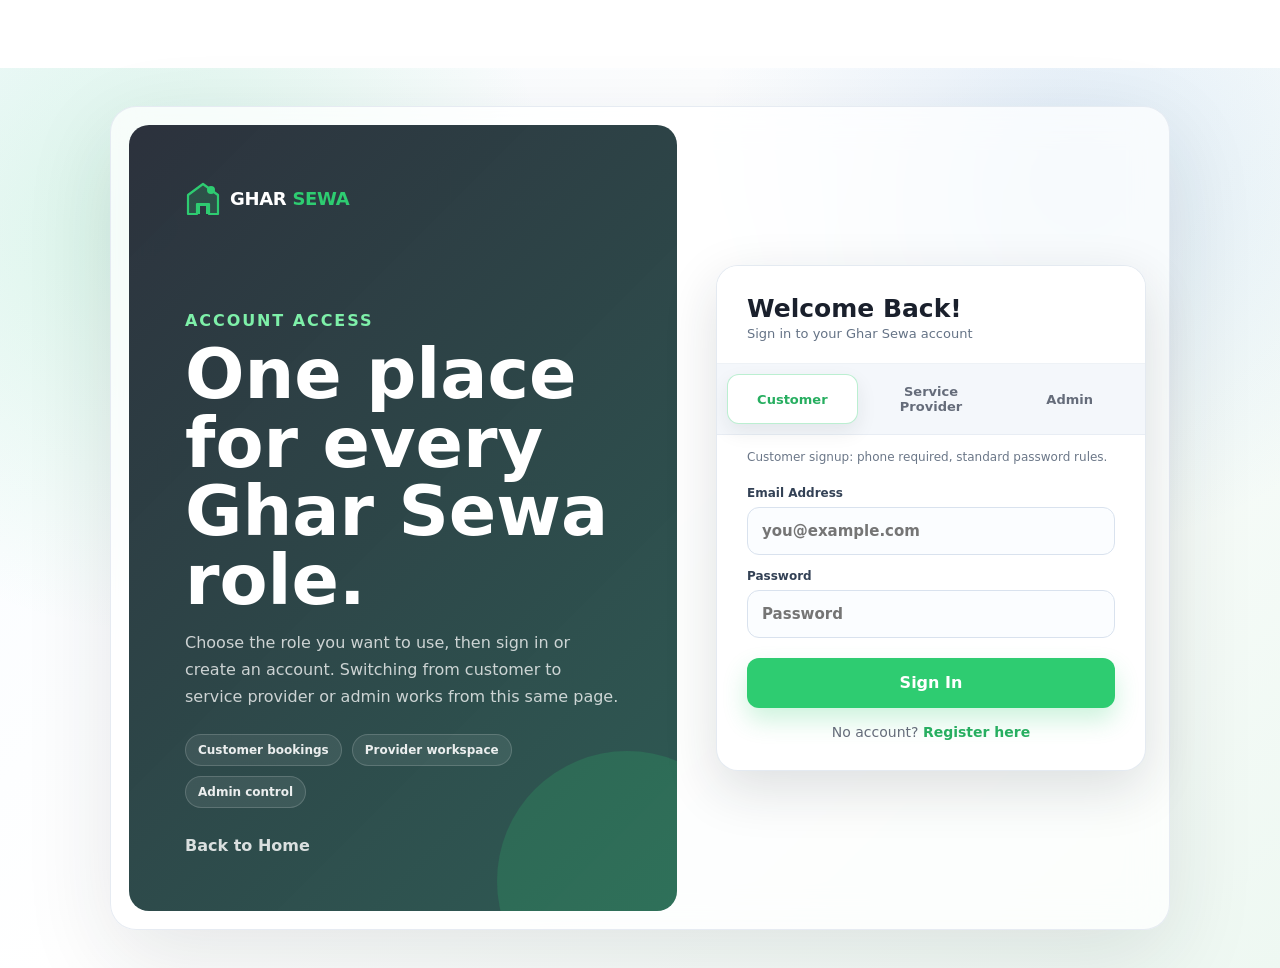
<file: Frontend/index.html>
<!DOCTYPE html>
<html lang="en">

<head>
  <meta charset="UTF-8" />
  <meta name="viewport" content="width=device-width, initial-scale=1.0" />
  <title>Ghar Sewa - Get Your Own HandyMan</title>
  <link rel="stylesheet" href="style.css?v=20260528-ui4" />
  <script src="script.js?v=20260528-v17" defer></script>
</head>
<body>
  <nav id="mainNav">
    <a class="logo" href="index.html">
      <svg class="logo-icon" viewBox="0 0 36 36" fill="none">
        <path d="M18 3L3 14v19h9V23h12v10h9V14L18 3z" fill="#2ECC71" opacity="0.18" />
        <path d="M18 3L3 14v19h9V23h12v10h9V14L18 3z" fill="none" stroke="#2ECC71" stroke-width="2.2"
          stroke-linejoin="round" />
        <path d="M14 33V24h8v9" fill="none" stroke="#2ECC71" stroke-width="2" />
        <circle cx="26" cy="9" r="4" fill="#2ECC71" />
      </svg>
      <span class="logo-text">GHAR <span>SEWA</span></span>
    </a>
    <ul class="nav-links">
      <li><a href="index.html" class="active">Home</a></li>
      <li><a href="search.html">Services</a></li>
      <li><a href="features.html">Workspace</a></li>
      <li><a href="notifications.html">Notifications</a></li> 
      <li><a href="messages.html">Messages</a></li>
      <li><a href="reviews.html">Reviews</a></li>
      <li><a href="profile.html">Profile</a></li>
    </ul>
    <div class="nav-right">
      <button class="bell-btn" onclick="location.href='notifications.html'" aria-label="Notifications"><span class="bell-icon" aria-hidden="true"></span><span class="notification-dot" aria-hidden="true"></span></button>
      <a class="avatar" href="profile.html" title="Profile">U</a>
    </div>
  </nav>

  <section class="hero" id="home">
    <div class="blob-tr"></div>
    <div class="blob-bl"></div>

    <div class="hero-content">
      <p class="hero-sub">Get your own</p>
      <h1 class="hero-title">Handy Man</h1>
      <p class="hero-desc">Your comfort is our job and responsibility. Find trusted local workers, request service,
        chat, and track updates from one simple web application.</p>
      <div class="hero-actions">
        <a class="btn-get" href="search.html" data-role-allow="customer,provider,admin">Get Now!</a>
        <a class="text-link" href="features.html">Open Workspace</a>
      </div>
    </div>

    <div class="hero-illus">
      <svg viewBox="0 0 620 400" fill="none" xmlns="http://www.w3.org/2000/svg">
        <rect x="40" y="30" width="540" height="320" rx="20" fill="white" opacity="0.62" />
        <rect x="40" y="270" width="540" height="80" fill="#C9DFF5" opacity="0.4" />
        <rect x="80" y="210" width="100" height="120" rx="10" fill="#E3EEF9" stroke="#B8D4EC" stroke-width="2" />
        <circle cx="130" cy="260" r="32" fill="white" stroke="#9ABFDA" stroke-width="3" />
        <circle cx="130" cy="260" r="20" fill="#D6E8FA" />
        <rect x="200" y="240" width="165" height="90" rx="8" fill="#B8D4EC" />
        <rect x="214" y="225" width="136" height="20" rx="6" fill="#8AAFC8" />
        <rect x="110" y="222" width="54" height="72" rx="12" fill="#4A90D9" />
        <circle cx="137" cy="208" r="20" fill="#FDBCB4" />
        <path d="M118 202 Q137 188 156 202" fill="#3D2B1F" />
        <rect x="82" y="244" width="38" height="13" rx="7" fill="#4A90D9" />
        <rect x="54" y="243" width="31" height="7" rx="4" fill="#888" />
        <rect x="265" y="198" width="52" height="88" rx="12" fill="#E8834A" />
        <circle cx="291" cy="184" r="20" fill="#FDBCB4" />
        <ellipse cx="291" cy="171" rx="24" ry="10" fill="#F5A623" />
        <rect x="323" y="132" width="16" height="145" rx="8" fill="#9ABFDA" />
        <rect x="426" y="198" width="50" height="70" rx="12" fill="#F5A623" />
        <circle cx="451" cy="185" r="20" fill="#FDBCB4" />
        <path d="M432 178 Q451 160 470 178 L470 197 Q451 205 432 197Z" fill="#8B5A2B" />
        <rect x="474" y="210" width="31" height="13" rx="7" fill="#F5A623" />
        <rect x="499" y="198" width="18" height="31" rx="4" fill="#1A202C" />
        <rect x="382" y="296" width="64" height="34" rx="8" fill="#E67E22" />
        <rect x="382" y="286" width="64" height="15" rx="5" fill="#D35400" />
        <ellipse cx="310" cy="337" rx="260" ry="8" fill="rgba(0,0,0,0.06)" />
      </svg>
    </div>
  </section>



  <section class="showcase">
    <div class="showcase-inner">
      <div class="showcase-header">
        <p class="section-eyebrow">Why choose Ghar Sewa</p>
        <h2>Trusted local help — fast and simple</h2>
        <p class="section-copy">Verified professionals, transparent pricing, and an easy booking flow to get your work
          done without the hassle.</p>
      </div>

      <div class="showcase-grid">
        <div class="feature-card">
          <div class="fc-icon">👷</div>
          <h3>Verified Pros</h3>
          <p>Background-checked service providers with real reviews and reliable availability.</p>
        </div>

        <div class="feature-card">
          <div class="fc-icon">⚡</div>
          <h3>Easy Booking</h3>
          <p>Request a service in a few taps, chat with the provider, and schedule the time that suits you.</p>
        </div>

        <div class="feature-card">
          <div class="fc-icon">🔒</div>
          <h3>Secure & Clear</h3>
          <p>Transparent pricing, secure workflows, and support when you need it.</p>
        </div>
      </div>

      <div class="showcase-cta">
        <a class="btn-get" href="search.html">Find a Provider</a>
        <a class="text-link" href="features.html">Explore Workspace</a>
      </div>
    </div>
  </section>

  <footer>
    <div class="footer-grid">
      <div class="footer-brand fcol">
        <span class="logo-text" style="font-size:19px">GHAR <span>SEWA</span></span>
        <p>Nepal's trusted platform connecting skilled home service workers with households across the country.</p>
      </div>
    </div>
    <div class="footer-bottom">
      <span>Copyright 2026 Ghar Sewa.</span>
      <span>5th Semester Web Development Project</span>
    </div>
  </footer>
</body>
</html>
</file>
<file: Frontend/style.css>
*, *::before, *::after { margin:0; padding:0; box-sizing:border-box; }

:root {
  --green:      #2ECC71;
  --green-dk:   #27AE60;
  --green-lt:   #E8F8F0;
  --blue-bg:    #EAF2FB;
  --blue-blob:  #D6E8FA;
  --orange:     #F39C12;
  --white:      #FFFFFF;
  --gray-lt:    #F4F6F9;
  --gray-bd:    #E2E8F0;
  --gray-text:  #656c7a;
  --dark:       #1A202C;
  --nav-h:      68px;
  --font-main:  system-ui, -apple-system, "Segoe UI", Arial, sans-serif;
}

html { scroll-behavior: smooth; }
body { font-family: var(--font-main); background: var(--white); color: var(--dark); overflow-x: hidden; }

#search-page,
section[id] {
  scroll-margin-top: calc(var(--nav-h) + 18px);
}

/* ===== NAV ===== */
nav {
  position: fixed; top:0; left:0; right:0; z-index:100;
  height: var(--nav-h);
  background: rgba(255,255,255,0.96);
  backdrop-filter: blur(12px);
  display: flex; align-items: center; justify-content: space-between;
  padding: 0 60px;
  border-bottom: 1px solid var(--gray-bd);
}

.logo {
  display: flex; align-items: center; gap: 8px;
  text-decoration: none;
}
.logo-icon { width: 36px; height: 36px; }
.logo-text { font-size: 18px; font-weight: 900; letter-spacing: -0.3px; }
.logo-text span { color: var(--green); }

.nav-links {
  display: flex; gap: 36px; list-style: none;
}
.nav-links a {
  text-decoration: none; font-size: 15px; font-weight: 600;
  color: var(--gray-text); transition: color 0.2s;
}
.nav-links a:hover, .nav-links a.active { color: var(--dark); }

.nav-right { display: flex; align-items: center; gap: 12px; }
.bell-btn {
  position: relative;
  width: 40px;
  height: 40px;
  border-radius: 50%;
  border: 1px solid #e5edf6;
  background: #ffffff;
  display: flex;
  align-items: center;
  justify-content: center;
  cursor: pointer;
  box-shadow: 0 8px 20px rgba(26, 32, 44, 0.06);
  transition: transform .18s, border-color .18s, box-shadow .18s, background .18s;
}
.bell-btn:hover {
  border-color: rgba(46, 204, 113, 0.42);
  background: #f7fff9;
  box-shadow: 0 10px 24px rgba(46, 204, 113, 0.14);
  transform: translateY(-1px);
}
.bell-icon {
  position: relative;
  width: 16px;
  height: 18px;
  border: 2px solid #334155;
  border-bottom: 0;
  border-radius: 10px 10px 4px 4px;
}
.bell-icon::before {
  content: "";
  position: absolute;
  left: 50%;
  top: -5px;
  width: 6px;
  height: 5px;
  border: 2px solid #334155;
  border-bottom: 0;
  border-radius: 6px 6px 0 0;
  transform: translateX(-50%);
}
.bell-icon::after {
  content: "";
  position: absolute;
  left: 50%;
  bottom: -6px;
  width: 6px;
  height: 6px;
  border-radius: 50%;
  background: #334155;
  transform: translateX(-50%);
}
.notification-dot {
  position: absolute;
  top: 8px;
  right: 9px;
  width: 8px;
  height: 8px;
  border-radius: 50%;
  background: var(--orange);
  border: 2px solid #ffffff;
}
.logout-btn {
  border: 1px solid var(--gray-bd);
  background: #fff;
  color: var(--dark);
  border-radius: 999px;
  padding: 8px 14px;
  font-family: var(--font-main);
  font-size: 13px;
  font-weight: 800;
  cursor: pointer;
  display: none;
}
.logout-btn:hover {
  border-color: var(--green);
  color: var(--green-dk);
}
.login-btn {
  border: 1px solid var(--green);
  background: var(--green);
  color: #fff;
  border-radius: 999px;
  padding: 8px 14px;
  font-family: var(--font-main);
  font-size: 13px;
  font-weight: 800;
  cursor: pointer;
  display: inline-flex;
  align-items: center;
  text-decoration: none;
}
.login-btn:hover {
  background: var(--green-dk);
  border-color: var(--green-dk);
}
.avatar {
  width: 36px; height: 36px; border-radius: 50%;
  background: linear-gradient(135deg, #6366f1, #8b5cf6);
  display: flex; align-items: center; justify-content: center;
  color: white; font-size: 16px; cursor: pointer;
  border: 2px solid white; box-shadow: 0 2px 8px rgba(99,102,241,0.35);
  background-size: cover;
  background-position: center;
  overflow: hidden;
}

/* ===== HERO ===== */
.hero {
  margin-top: var(--nav-h);
  min-height: calc(100vh - var(--nav-h));
  background: var(--blue-bg);
  position: relative; overflow: hidden;
  display: flex; align-items: center;
  padding: 0 60px;
}

/* Large organic blob top-right */
.blob-tr {
  position: absolute; top: -80px; right: -120px;
  width: 65%; height: 120%;
  background: var(--blue-blob);
  border-radius: 60% 40% 55% 45% / 45% 55% 40% 60%;
  z-index: 0;
}
/* Small blob bottom-left */
.blob-bl {
  position: absolute; bottom: -60px; left: -60px;
  width: 30%; height: 50%;
  background: rgba(255,255,255,0.45);
  border-radius: 50% 50% 40% 60%;
  z-index: 0;
}

.hero-content {
  position: relative; z-index: 2; max-width: 460px;
}
.hero-sub { font-size: 22px; font-weight: 600; color: var(--gray-text); margin-bottom: 2px; }
.hero-title {
  font-size: clamp(52px, 7vw, 78px);
  font-weight: 900; color: var(--green); line-height: 1.02;
  margin-bottom: 12px;
}
.hero-desc { font-size: 16px; color: var(--gray-text); margin-bottom: 34px; }

.btn-get {
  display: inline-flex; align-items: center; gap: 8px;
  background: var(--green); color: white;
  padding: 14px 38px; border-radius: 9px;
  font-size: 16px; font-weight: 800;
  border: none; cursor: pointer; text-decoration: none;
  box-shadow: 0 6px 20px rgba(46,204,113,0.38);
  transition: all 0.25s;
}
.btn-get:hover { background: var(--green-dk); transform: translateY(-2px); }

.app-page {
  margin-top: var(--nav-h);
  min-height: calc(100vh - var(--nav-h));
  background: linear-gradient(180deg, #f8fbff 0%, #ffffff 100%);
  padding: 28px 60px 60px;
}

.features-page .section-header {
  max-width: 980px;
}

.features-grid {
  display: grid;
  grid-template-columns: repeat(2, minmax(0, 1fr));
  gap: 18px;
}

.feature-panel {
  display: grid;
  gap: 12px;
}

.feature-form-grid {
  display: grid;
  gap: 10px;
}

.feature-form-grid.two-col {
  grid-template-columns: 1fr 1fr;
}

.wide-feature-panel {
  grid-column: 1 / -1;
}

.messages-composer {
  display: grid;
  grid-template-columns: 1fr auto;
  gap: 10px;
  margin-top: 8px;
}

.app-page .section-header {
  margin-bottom: 18px;
}

.page-card {
  border: 1px solid #dfe8f2;
  border-radius: 18px;
  background: #fff;
  box-shadow: 0 12px 28px rgba(26, 32, 44, 0.06);
  padding: 18px;
}

.page-stack {
  display: grid;
  gap: 18px;
}

.page-note {
  color: #5f6d7c;
  font-size: 14px;
  line-height: 1.7;
  margin-bottom: 6px;
}

.role-feature-list {
  margin: 10px 0 0 18px;
  color: #334155;
  line-height: 1.7;
  font-size: 14px;
}

.role-feature-list li {
  margin-bottom: 6px;
}

/* Illustration */
.hero-illus {
  position: absolute; right: 0; top: 50%; transform: translateY(-50%);
  width: 58%; max-width: 700px; z-index: 2;
  padding: 40px 40px 40px 20px;
  display: flex; align-items: center; justify-content: center;
}
.hero-illus svg { width: 100%; height: auto; }

/* ===== SHOWCASE / FEATURES (Minimalist) ===== */
.showcase { padding: 40px 60px; background: #ffffff; }
.showcase-inner { max-width: 1100px; margin: 0 auto; }
.showcase-header { text-align: left; max-width: 780px; margin-bottom: 18px; }
.showcase-header .section-eyebrow { color: var(--green); font-weight: 700; margin-bottom: 6px; letter-spacing: .06em; }
.showcase-header h2 { font-size: 28px; margin-bottom: 6px; color: var(--dark); font-weight:800; }
.showcase-header .section-copy { color: var(--gray-text); font-size: 14px; margin-bottom: 8px; }

.showcase-grid { display: grid; grid-template-columns: repeat(3, 1fr); gap: 14px; margin-top: 8px; }
.feature-card { background: transparent; border: 1px solid #eee; border-radius: 10px; padding: 18px; box-shadow: none; transition: border-color .18s, transform .16s; }
.feature-card:hover { border-color: var(--green); transform: translateY(-4px); }
.fc-icon { width: 48px; height: 48px; border-radius: 50%; background: transparent; border: 1px solid #f0f2f4; display: flex; align-items: center; justify-content: center; font-size: 20px; color: var(--green); margin-bottom: 10px; }
.feature-card h3 { margin: 0 0 6px 0; font-size: 16px; color: var(--dark); font-weight:700; }
.feature-card p { color: var(--gray-text); font-size: 13px; line-height: 1.6; margin: 0; }

.showcase-cta { margin-top: 18px; display: flex; gap: 12px; align-items: center; }

@media (max-width: 900px) {
  .showcase-grid { grid-template-columns: 1fr; }
  .showcase { padding: 24px 18px; }
  .showcase-header h2 { font-size: 22px; }
}

/* ===== SEARCH PAGE ===== */
#search-page { background: var(--white); }

.search-bar-section {
  background: var(--white);
  border-bottom: 1px solid var(--gray-bd);
  padding: 0 60px;
}

.search-nav {
  height: var(--nav-h);
  display: flex; align-items: center; justify-content: space-between;
}

.search-bar-wrap {
  display: flex; gap: 12px; padding: 14px 0;
}
.search-input-box {
  flex: 1; display: flex; align-items: center; gap: 10px;
  border: 1.5px solid var(--gray-bd);
  border-radius: 10px; padding: 12px 18px; background: var(--white);
  transition: border-color 0.2s; box-shadow: 0 1px 4px rgba(0,0,0,0.05);
}
.search-input-box:focus-within { border-color: var(--green); }
.search-input-box input {
  flex: 1; border: none; outline: none;
  font-family: var(--font-main); font-size: 15px; color: var(--dark);
}
.search-input-box input::placeholder { color: #bbb; }
.search-icon-btn {
  font-size: 18px; cursor: pointer; color: var(--gray-text);
  transition: color 0.2s; background: none; border: none;
}
.search-icon-btn:hover { color: var(--green); }

.location-btn {
  display: flex; align-items: center; gap: 10px;
  background: var(--orange); color: white;
  border: none; cursor: pointer;
  padding: 12px 22px; border-radius: 10px;
  font-family: var(--font-main); font-size: 14px; font-weight: 700;
  transition: background 0.2s; white-space: nowrap;
}
.location-btn:hover { background: #e67e22; }

/* ===== MAIN LAYOUT ===== */
.main-content {
  display: flex; padding: 0 60px 60px;
}

/* Sidebar */
.sidebar {
  width: 210px; flex-shrink: 0;
  padding: 24px 16px 24px 0;
  border-right: 1px solid var(--gray-bd);
}
.sidebar-title { font-size: 15px; font-weight: 800; margin-bottom: 22px; }

.filter-group { margin-bottom: 26px; }
.filter-heading {
  display: flex; align-items: center; justify-content: space-between;
  font-size: 14px; font-weight: 800; margin-bottom: 12px;
  cursor: pointer; color: var(--dark);
}
.filter-heading .arrow { font-size: 13px; color: var(--green); font-weight: 900; }

.filter-list { list-style: none; }
.filter-list li {
  padding: 5px 6px; font-size: 14px; font-weight: 600;
  color: var(--gray-text); cursor: pointer;
  border-radius: 6px; display: flex; align-items: center; gap: 8px;
  transition: all 0.15s;
}
.filter-list li:hover { color: var(--green); background: var(--green-lt); }
.filter-list li.active { color: var(--green); background: var(--green-lt); }
.filter-dot {
  width: 6px; height: 6px; border-radius: 50%;
  background: var(--gray-bd); flex-shrink: 0;
}
.filter-list li.active .filter-dot { background: var(--green); }

/* Results */
.results-area { flex: 1; padding: 24px 0 0 28px; }
.results-heading { font-size: 17px; font-weight: 800; margin-bottom: 20px; }

.providers-grid {
  display: grid;
  grid-template-columns: repeat(auto-fill, minmax(175px, 1fr));
  gap: 18px;
}

.provider-card {
  background: var(--white);
  border: 1.5px solid var(--gray-bd);
  border-radius: 14px; overflow: hidden;
  cursor: pointer; transition: all 0.25s;
}
.provider-card:hover {
  border-color: var(--green);
  transform: translateY(-3px);
  box-shadow: 0 8px 24px rgba(46,204,113,0.14);
}

.pcard-img {
  width: 100%; height: 155px;
  background: var(--blue-bg);
  display: flex; align-items: center; justify-content: center;
  font-size: 62px; position: relative;
}
/* Placeholder colored gradient for each card */
.pcard-img.c1 { background: linear-gradient(135deg,#d6eaf8,#aed6f1); }
.pcard-img.c2 { background: linear-gradient(135deg,#d5f5e3,#abebc6); }
.pcard-img.c3 { background: linear-gradient(135deg,#fef9e7,#fdebd0); }
.pcard-img.c4 { background: linear-gradient(135deg,#fdedec,#f5b7b1); }
.pcard-img.c5 { background: linear-gradient(135deg,#f5eef8,#d7bde2); }
.pcard-img.c6 { background: linear-gradient(135deg,#e8f8f5,#a2d9ce); }

.pcard-body { padding: 12px 13px 14px; }
.pcard-name { font-size: 14px; font-weight: 800; margin-bottom: 5px; }

.badge {
  display: inline-block; padding: 3px 9px;
  border-radius: 4px; font-size: 11px; font-weight: 700;
  margin-bottom: 7px;
}
.b-plumber    { background: #EBF5FB; color: #1a7bb8; }
.b-electrician{ background: #FEF9E7; color: #b7770d; }
.b-health     { background: #E9F7EF; color: #1e8449; }
.b-painter    { background: #FDEDEC; color: #c0392b; }
.b-technician { background: #F4ECF7; color: #7d3c98; }
.b-cleaner    { background: #E8F8F5; color: #1a5276; }
.b-cook       { background: #FEF5E7; color: #b9770e; }

.pcard-rating {
  display: flex; align-items: center; gap: 5px;
  margin-bottom: 5px;
}
.stars-row { color: #F39C12; font-size: 12px; letter-spacing: -1px; }
.rev-count  { font-size: 12px; color: #aaa; font-weight: 600; }

.pcard-dist {
  display: flex; align-items: center; gap: 5px;
  font-size: 13px; color: var(--green); font-weight: 700;
}
.green-dot { width: 7px; height: 7px; border-radius: 50%; background: var(--green); }

/* ===== FOOTER ===== */
footer {
  background: #1A202C; color: rgba(255,255,255,0.6);
  padding: 48px 60px 24px;
}
.footer-grid {
  display: grid; grid-template-columns: 1.4fr 1fr 1fr 1fr; gap: 40px;
  margin-bottom: 40px;
}
.footer-brand p { font-size: 14px; margin-top: 10px; line-height: 1.7; }
.fcol h4 { color: white; font-size: 13px; font-weight: 800; letter-spacing: .04em; text-transform: uppercase; margin-bottom: 14px; }
.fcol ul { list-style: none; }
.fcol li { padding: 4px 0; }
.fcol a { color: rgba(255,255,255,0.5); text-decoration: none; font-size: 14px; transition: color .2s; }
.fcol a:hover { color: var(--green); }
.footer-bottom {
  border-top: 1px solid rgba(255,255,255,0.08);
  padding-top: 20px;
  display: flex; justify-content: space-between; font-size: 13px; flex-wrap: wrap; gap: 8px;
}

/* ===== AUTH MODAL ===== */
.overlay {
  display: none; position: fixed; inset:0; z-index: 999;
  background: rgba(0,0,0,0.45); backdrop-filter: blur(5px);
  align-items: center; justify-content: center;
}
.overlay.show { display: flex; }

.modal {
  background: white; border-radius: 18px;
  width: 430px; max-width: 95vw;
  overflow: hidden; box-shadow: 0 24px 64px rgba(0,0,0,0.22);
  animation: mPop .3s ease;
  position: relative;
}
@keyframes mPop {
  from { opacity:0; transform: scale(0.9) translateY(14px); }
  to   { opacity:1; transform: scale(1) translateY(0); }
}

.m-head {
  background: linear-gradient(135deg, var(--green), var(--green-dk));
  padding: 26px 28px 20px; color: white;
}
.m-head h2 { font-size: 22px; font-weight: 900; margin-bottom: 3px; }
.m-head p  { font-size: 13px; opacity: .85; }
.m-close {
  position: absolute; top: 14px; right: 16px;
  background: rgba(255,255,255,0.2); border: none;
  width: 30px; height: 30px; border-radius: 50%;
  color: white; font-size: 15px; cursor: pointer;
  display: flex; align-items: center; justify-content: center;
}

.m-tabs { display: flex; background: #f8f9fa; border-bottom: 1px solid var(--gray-bd); }
.mtab {
  flex: 1; padding: 11px; text-align: center;
  font-size: 14px; font-weight: 700; cursor: pointer;
  border: none; background: transparent;
  color: var(--gray-text); border-bottom: 3px solid transparent;
  transition: all .2s; font-family: var(--font-main);
}
.mtab.active { color: var(--green); border-bottom-color: var(--green); background: white; }

.m-body { padding: 22px 26px 26px; }
.fg { margin-bottom: 15px; }
.fg label { display: block; font-size: 13px; font-weight: 700; margin-bottom: 5px; color: #555; }
.fc {
  width: 100%; padding: 11px 14px;
  border: 1.5px solid var(--gray-bd); border-radius: 8px;
  font-family: var(--font-main); font-size: 15px;
  outline: none; transition: border-color .2s; color: var(--dark);
}
.fc:focus { border-color: var(--green); }
.fg-row { display: grid; grid-template-columns: 1fr 1fr; gap: 12px; }
.sbtn {
  width: 100%; padding: 13px; background: var(--green);
  color: white; border: none; border-radius: 8px;
  font-family: var(--font-main); font-size: 16px; font-weight: 800;
  cursor: pointer; margin-top: 4px; transition: background .2s, transform .2s;
}
.sbtn:hover { background: var(--green-dk); transform: translateY(-1px); }
.alt { text-align: center; margin-top: 14px; font-size: 14px; color: var(--gray-text); }
.alt a { color: var(--green); font-weight: 700; cursor: pointer; }

/* Provider detail modal */
.pd-img {
  width: 100%; height: 190px;
  background: var(--blue-bg);
  display: flex; align-items: center; justify-content: center;
  font-size: 80px;
}
.pd-body { padding: 22px 26px 26px; }
.pd-name { font-size: 22px; font-weight: 900; margin-bottom: 6px; }
.pd-rating { display: flex; align-items: center; gap: 8px; margin-bottom: 10px; }
.pd-chips { display: flex; gap: 10px; margin-bottom: 14px; flex-wrap: wrap; }
.chip { background: var(--gray-lt); border-radius: 20px; padding: 5px 14px; font-size: 13px; font-weight: 600; }
.pd-desc { font-size: 14px; color: var(--gray-text); line-height: 1.7; margin-bottom: 18px; }
.request-status {
  min-height: 22px;
  margin-top: 10px;
  font-size: 13px;
  font-weight: 800;
  color: #64748b;
}
.request-status.loading { color: #2c6fbb; }
.request-status.success { color: var(--green-dk); }
.request-status.error { color: #c0392b; }
.request-detail-panel {
  border: 1px solid #dfe8f2;
  border-radius: 10px;
  background: #ffffff;
  padding: 12px;
  margin-bottom: 12px;
}
.request-detail-head {
  display: flex;
  align-items: center;
  justify-content: space-between;
  gap: 10px;
  margin-bottom: 8px;
  color: var(--dark);
  font-size: 14px;
}
.request-detail-status {
  border-radius: 999px;
  background: #eaf7ef;
  color: var(--green-dk);
  font-size: 12px;
  font-weight: 900;
  padding: 3px 9px;
  text-transform: capitalize;
}
.request-status-card {
  border: 1px solid #dfe8f2;
  border-radius: 10px;
  background: #f8fbff;
  padding: 10px 12px;
  font-size: 13px;
  color: #526172;
}
.request-status-card strong {
  display: block;
  color: var(--dark);
  margin-bottom: 3px;
}
.request-status-card span {
  display: block;
  font-weight: 800;
  margin-top: 2px;
}
.request-action-row {
  display: flex;
  flex-wrap: wrap;
  gap: 8px;
  margin-top: 4px;
}
.billing-form {
  display: grid;
  grid-template-columns: 120px minmax(140px, 1fr) auto;
  gap: 8px;
  margin-top: 10px;
}
.billing-input {
  border: 1px solid #d7e1ec;
  border-radius: 8px;
  padding: 9px 10px;
  font-family: var(--font-main);
  font-weight: 700;
  min-width: 0;
}
.reject-action {
  background: #c0392b;
}
.reject-action:hover {
  background: #a93226;
}

/* Mobile */
@media (max-width: 768px) {
  nav, .search-bar-section, .main-content, footer { padding-left: 18px; padding-right: 18px; }
  .hero { padding: 28px 18px 60px; min-height: auto; }
  .blob-tr, .hero-illus { display: none; }
  .main-content { flex-direction: column; }
  .sidebar { width: 100%; border-right: none; border-bottom: 1px solid var(--gray-bd); }
  .results-area { padding-left: 0; }
  .nav-links { display: none; }
  .footer-grid { grid-template-columns: 1fr 1fr; }
  .billing-form { grid-template-columns: 1fr; }
}
.hero-desc { font-size: 16px; color: var(--gray-text); margin-bottom: 34px; }

.btn-get {
  display: inline-flex; align-items: center; gap: 8px;
  background: var(--green); color: white;
  padding: 14px 38px; border-radius: 9px;
  font-size: 16px; font-weight: 800;
  border: none; cursor: pointer; text-decoration: none;
  box-shadow: 0 6px 20px rgba(46,204,113,0.38);
  transition: all 0.25s;
}
.btn-get:hover { background: var(--green-dk); transform: translateY(-2px); }

/* Illustration */
.hero-illus {
  position: absolute; right: 0; top: 50%; transform: translateY(-50%);
  width: 58%; max-width: 700px; z-index: 2;
  padding: 40px 40px 40px 20px;
  display: flex; align-items: center; justify-content: center;
}
.hero-illus svg { width: 100%; height: auto; }

/* ===== SEARCH PAGE ===== */
#search-page { background: var(--white); }

.search-bar-section {
  background: var(--white);
  border-bottom: 1px solid var(--gray-bd);
  padding: 0 60px;
}

.search-nav {
  height: var(--nav-h);
  display: flex; align-items: center; justify-content: space-between;
}

.search-bar-wrap {
  display: flex; gap: 12px; padding: 14px 0;
}
.search-input-box {
  flex: 1; display: flex; align-items: center; gap: 10px;
  border: 1.5px solid var(--gray-bd);
  border-radius: 10px; padding: 12px 18px; background: var(--white);
  transition: border-color 0.2s; box-shadow: 0 1px 4px rgba(0,0,0,0.05);
}
.search-input-box:focus-within { border-color: var(--green); }
.search-input-box input {
  flex: 1; border: none; outline: none;
  font-family: var(--font-main); font-size: 15px; color: var(--dark);
}
.search-input-box input::placeholder { color: #bbb; }
.search-icon-btn {
  font-size: 18px; cursor: pointer; color: var(--gray-text);
  transition: color 0.2s; background: none; border: none;
}
.search-icon-btn:hover { color: var(--green); }

.location-btn {
  display: flex; align-items: center; gap: 10px;
  background: var(--orange); color: white;
  border: none; cursor: pointer;
  padding: 12px 22px; border-radius: 10px;
  font-family: var(--font-main); font-size: 14px; font-weight: 700;
  transition: background 0.2s; white-space: nowrap;
}
.location-btn:hover { background: #e67e22; }

/* ===== MAIN LAYOUT ===== */
.main-content {
  display: flex; padding: 0 60px 60px;
}

/* Sidebar */
.sidebar {
  width: 210px; flex-shrink: 0;
  padding: 24px 16px 24px 0;
  border-right: 1px solid var(--gray-bd);
}
.sidebar-title { font-size: 15px; font-weight: 800; margin-bottom: 22px; }

.filter-group { margin-bottom: 26px; }
.filter-heading {
  display: flex; align-items: center; justify-content: space-between;
  font-size: 14px; font-weight: 800; margin-bottom: 12px;
  cursor: pointer; color: var(--dark);
}
.filter-heading .arrow { font-size: 13px; color: var(--green); font-weight: 900; }

.filter-list { list-style: none; }
.filter-list li {
  padding: 5px 6px; font-size: 14px; font-weight: 600;
  color: var(--gray-text); cursor: pointer;
  border-radius: 6px; display: flex; align-items: center; gap: 8px;
  transition: all 0.15s;
}
.filter-list li:hover { color: var(--green); background: var(--green-lt); }
.filter-list li.active { color: var(--green); background: var(--green-lt); }
.filter-dot {
  width: 6px; height: 6px; border-radius: 50%;
  background: var(--gray-bd); flex-shrink: 0;
}
.filter-list li.active .filter-dot { background: var(--green); }

/* Results */
.results-area { flex: 1; padding: 24px 0 0 28px; }
.results-heading { font-size: 17px; font-weight: 800; margin-bottom: 20px; }

.providers-grid {
  display: grid;
  grid-template-columns: repeat(auto-fill, minmax(175px, 1fr));
  gap: 18px;
}

.provider-card {
  background: var(--white);
  border: 1.5px solid var(--gray-bd);
  border-radius: 14px; overflow: hidden;
  cursor: pointer; transition: all 0.25s;
}
.provider-card:hover {
  border-color: var(--green);
  transform: translateY(-3px);
  box-shadow: 0 8px 24px rgba(46,204,113,0.14);
}

.pcard-img {
  width: 100%; height: 155px;
  background: var(--blue-bg);
  display: flex; align-items: center; justify-content: center;
  font-size: 62px; position: relative;
}
/* Placeholder colored gradient for each card */
.pcard-img.c1 { background: linear-gradient(135deg,#d6eaf8,#aed6f1); }
.pcard-img.c2 { background: linear-gradient(135deg,#d5f5e3,#abebc6); }
.pcard-img.c3 { background: linear-gradient(135deg,#fef9e7,#fdebd0); }
.pcard-img.c4 { background: linear-gradient(135deg,#fdedec,#f5b7b1); }
.pcard-img.c5 { background: linear-gradient(135deg,#f5eef8,#d7bde2); }
.pcard-img.c6 { background: linear-gradient(135deg,#e8f8f5,#a2d9ce); }

.pcard-body { padding: 12px 13px 14px; }
.pcard-name { font-size: 14px; font-weight: 800; margin-bottom: 5px; }

.badge {
  display: inline-block; padding: 3px 9px;
  border-radius: 4px; font-size: 11px; font-weight: 700;
  margin-bottom: 7px;
}
.b-plumber    { background: #EBF5FB; color: #1a7bb8; }
.b-electrician{ background: #FEF9E7; color: #b7770d; }
.b-health     { background: #E9F7EF; color: #1e8449; }
.b-painter    { background: #FDEDEC; color: #c0392b; }
.b-technician { background: #F4ECF7; color: #7d3c98; }
.b-cleaner    { background: #E8F8F5; color: #1a5276; }
.b-cook       { background: #FEF5E7; color: #b9770e; }

.pcard-rating {
  display: flex; align-items: center; gap: 5px;
  margin-bottom: 5px;
}
.stars-row { color: #F39C12; font-size: 12px; letter-spacing: -1px; }
.rev-count  { font-size: 12px; color: #aaa; font-weight: 600; }

.pcard-dist {
  display: flex; align-items: center; gap: 5px;
  font-size: 13px; color: var(--green); font-weight: 700;
}
.green-dot { width: 7px; height: 7px; border-radius: 50%; background: var(--green); }

/* ===== FOOTER ===== */
footer {
  background: #1A202C; color: rgba(255,255,255,0.6);
  padding: 48px 60px 24px;
}
.footer-grid {
  display: grid; grid-template-columns: 1.4fr 1fr 1fr 1fr; gap: 40px;
  margin-bottom: 40px;
}
.footer-brand p { font-size: 14px; margin-top: 10px; line-height: 1.7; }
.fcol h4 { color: white; font-size: 13px; font-weight: 800; letter-spacing: .04em; text-transform: uppercase; margin-bottom: 14px; }
.fcol ul { list-style: none; }
.fcol li { padding: 4px 0; }
.fcol a { color: rgba(255,255,255,0.5); text-decoration: none; font-size: 14px; transition: color .2s; }
.fcol a:hover { color: var(--green); }
.footer-bottom {
  border-top: 1px solid rgba(255,255,255,0.08);
  padding-top: 20px;
  display: flex; justify-content: space-between; font-size: 13px; flex-wrap: wrap; gap: 8px;
}

/* ===== AUTH MODAL ===== */
.overlay {
  display: none; position: fixed; inset:0; z-index: 999;
  background: rgba(0,0,0,0.45); backdrop-filter: blur(5px);
  align-items: center; justify-content: center;
}
.overlay.show { display: flex; }

.modal {
  background: white; border-radius: 18px;
  width: 430px; max-width: 95vw;
  overflow: hidden; box-shadow: 0 24px 64px rgba(0,0,0,0.22);
  animation: mPop .3s ease;
  position: relative;
}
@keyframes mPop {
  from { opacity:0; transform: scale(0.9) translateY(14px); }
  to   { opacity:1; transform: scale(1) translateY(0); }
}

.m-head {
  background: linear-gradient(135deg, var(--green), var(--green-dk));
  padding: 26px 28px 20px; color: white;
}
.m-head h2 { font-size: 22px; font-weight: 900; margin-bottom: 3px; }
.m-head p  { font-size: 13px; opacity: .85; }
.m-close {
  position: absolute; top: 14px; right: 16px;
  background: rgba(255,255,255,0.2); border: none;
  width: 30px; height: 30px; border-radius: 50%;
  color: white; font-size: 15px; cursor: pointer;
  display: flex; align-items: center; justify-content: center;
}

.m-tabs { display: flex; background: #f8f9fa; border-bottom: 1px solid var(--gray-bd); }
.mtab {
  flex: 1; padding: 11px; text-align: center;
  font-size: 14px; font-weight: 700; cursor: pointer;
  border: none; background: transparent;
  color: var(--gray-text); border-bottom: 3px solid transparent;
  transition: all .2s; font-family: var(--font-main);
}
.mtab.active { color: var(--green); border-bottom-color: var(--green); background: white; }

.m-body { padding: 22px 26px 26px; }
.fg { margin-bottom: 15px; }
.fg label { display: block; font-size: 13px; font-weight: 700; margin-bottom: 5px; color: #555; }
.fc {
  width: 100%; padding: 11px 14px;
  border: 1.5px solid var(--gray-bd); border-radius: 8px;
  font-family: var(--font-main); font-size: 15px;
  outline: none; transition: border-color .2s; color: var(--dark);
}
.fc:focus { border-color: var(--green); }
.fg-row { display: grid; grid-template-columns: 1fr 1fr; gap: 12px; }
.sbtn {
  width: 100%; padding: 13px; background: var(--green);
  color: white; border: none; border-radius: 8px;
  font-family: var(--font-main); font-size: 16px; font-weight: 800;
  cursor: pointer; margin-top: 4px; transition: background .2s, transform .2s;
}
.sbtn:hover { background: var(--green-dk); transform: translateY(-1px); }
.alt { text-align: center; margin-top: 14px; font-size: 14px; color: var(--gray-text); }
.alt a { color: var(--green); font-weight: 700; cursor: pointer; }

/* Provider detail modal */
.pd-img {
  width: 100%; height: 190px;
  background: var(--blue-bg);
  display: flex; align-items: center; justify-content: center;
  font-size: 80px;
}
.pd-body { padding: 22px 26px 26px; }
.pd-name { font-size: 22px; font-weight: 900; margin-bottom: 6px; }
.pd-rating { display: flex; align-items: center; gap: 8px; margin-bottom: 10px; }
.pd-chips { display: flex; gap: 10px; margin-bottom: 14px; flex-wrap: wrap; }
.chip { background: var(--gray-lt); border-radius: 20px; padding: 5px 14px; font-size: 13px; font-weight: 600; }
.pd-desc { font-size: 14px; color: var(--gray-text); line-height: 1.7; margin-bottom: 18px; }

/* Mobile */
@media (max-width: 768px) {
  nav, .search-bar-section, .main-content, footer { padding-left: 18px; padding-right: 18px; }
  .hero { padding: 28px 18px 60px; min-height: auto; }
  .blob-tr, .hero-illus { display: none; }
  .main-content { flex-direction: column; }
  .sidebar { width: 100%; border-right: none; border-bottom: 1px solid var(--gray-bd); }
  .results-area { padding-left: 0; }
  .nav-links { display: none; }
  .footer-grid { grid-template-columns: 1fr 1fr; }
}


/* NAV */
nav {
  display:flex;
  justify-content:space-between;
  align-items:center;
  padding:15px 60px;
  background:#fff;
  border-bottom:1px solid #eee;
}

.logo-text {
  font-weight:900;
}

.logo-text span {
  color:#2ECC71;
}

.nav-links {
  list-style:none;
  display:flex;
  gap:30px;
}

.nav-links a {
  text-decoration:none;
  color:#666;
  font-weight:600;
}

.nav-links a.active {
  color:#000;
}

.bell-btn, .avatar {
  cursor:pointer;
}

/* HERO */
.hero {
  padding:120px 60px;
  background:#EAF2FB;
}

.hero-title {
  font-size:60px;
  font-weight:900;
  color:#2ECC71;
}

.btn-get {
  display:inline-block;
  margin-top:20px;
  padding:12px 30px;
  background:#2ECC71;
  color:#fff;
  text-decoration:none;
  border-radius:8px;
}

/* SEARCH */
.search-bar-section {
  padding:20px 60px;
  border-bottom:1px solid #eee;
}

.search-bar-wrap {
  display:flex;
  gap:10px;
}

.search-input-box {
  flex:1;
  display:flex;
  border:1px solid #ddd;
  border-radius:8px;
  padding:8px 12px;
}

.search-input-box input {
  flex:1;
  border:none;
  outline:none;
}

.location-btn {
  background:#F39C12;
  color:#fff;
  border:none;
  padding:10px 20px;
  border-radius:8px;
}

/* LAYOUT */
.main-content {
  display:flex;
  padding:40px 60px;
}

.sidebar {
  width:200px;
}

.filter-list {
  list-style:none;
}

.filter-list li {
  padding:6px 0;
  cursor:pointer;
}

.filter-list li.active {
  color:#2ECC71;
  font-weight:700;
}

.results-area {
  flex:1;
  padding-left:40px;
}

.providers-grid {
  display:grid;
  grid-template-columns:repeat(auto-fill,minmax(180px,1fr));
  gap:20px;
}

.provider-card {
  border:1px solid #ddd;
  border-radius:10px;
  padding:15px;
  cursor:pointer;
  transition:.2s;
}

.provider-card:hover {
  border-color:#2ECC71;
}

.pcard-img {
  font-size:40px;
  text-align:center;
}

.badge {
  display:inline-block;
  margin:5px 0;
  font-size:12px;
  background:#eee;
  padding:3px 8px;
  border-radius:5px;
}

footer {
  padding:20px;
  text-align:center;
  background:#1A202C;
  color:#fff;
}
/* Auth Error Message */
.auth-error {
  background: #FEE; border: 1px solid #C33;
  color: #C33; padding: 10px 14px;
  border-radius: 6px; margin-bottom: 14px;
  font-size: 13px; font-weight: 600;
}

body.auth-locked > *:not(#authOverlay) {
  display: none !important;
}

body.auth-locked {
  overflow: hidden;
}

.feature-hub {
  padding: 34px 60px 10px;
  background: linear-gradient(180deg, #f8fbff 0%, #ffffff 100%);
  display: grid;
  grid-template-columns: repeat(2, minmax(0, 1fr));
  gap: 18px;
}

.feature-card {
  border: 1px solid #dfe8f2;
  border-radius: 14px;
  background: #fff;
  padding: 18px;
  box-shadow: 0 10px 24px rgba(26, 32, 44, 0.05);
}

.feature-card h3 {
  font-size: 20px;
  margin-bottom: 6px;
}

.feature-card h4 {
  margin-top: 16px;
  margin-bottom: 10px;
  font-size: 16px;
}

.feature-card.compact {
  min-height: 160px;
}

.feature-card.compact p {
  color: #5f6d7c;
  font-size: 14px;
  line-height: 1.65;
}

.feature-card.wide-card {
  grid-column: 1 / -1;
}

.feature-card.screen-card {
  min-height: 260px;
  padding: 16px;
  background: linear-gradient(180deg, #ffffff 0%, #fbfdff 100%);
}

.screen-topbar {
  display: flex;
  justify-content: space-between;
  align-items: center;
  font-size: 14px;
  font-weight: 800;
  color: var(--dark);
  margin-bottom: 12px;
}

.screen-chip {
  background: var(--green-lt);
  color: var(--green-dk);
  border-radius: 999px;
  padding: 4px 10px;
  font-size: 11px;
  font-weight: 900;
  letter-spacing: 0.03em;
}

.screen-chip.warn {
  background: #fff0d5;
  color: #b9770e;
}

.screen-searchbox {
  border: 1px solid #cfd9e6;
  border-radius: 8px;
  padding: 10px 12px;
  color: #8b97a8;
  font-size: 14px;
  margin-bottom: 12px;
}

.screen-layout {
  display: grid;
  grid-template-columns: 130px 1fr;
  gap: 12px;
}

.screen-sidebar {
  border: 1px solid #e4ebf4;
  border-radius: 10px;
  padding: 10px;
  background: #fff;
}

.screen-sidebar-title,
.profile-panel-title {
  font-size: 13px;
  font-weight: 900;
  color: #4c5a6b;
  margin-bottom: 8px;
}

.screen-sidebar-group {
  display: grid;
  gap: 5px;
}

.screen-sidebar-label {
  font-size: 12px;
  font-weight: 800;
  color: var(--dark);
  margin-top: 2px;
}

.screen-line {
  font-size: 11px;
  color: #7f8b9b;
  line-height: 1.35;
}

.screen-line.active {
  color: var(--green-dk);
  font-weight: 800;
}

.screen-grid-preview {
  display: grid;
  grid-template-columns: repeat(2, minmax(0, 1fr));
  gap: 10px;
}

.screen-card-mini {
  height: 108px;
  border-radius: 10px;
  background: linear-gradient(135deg, #dbeefe, #eef6ff);
  border: 1px solid #dce6f2;
}

.screen-card-mini:nth-child(2n) {
  background: linear-gradient(135deg, #dcf5e5, #f2fbf5);
}

.notification-item {
  border: 1px solid #e4ebf4;
  border-radius: 10px;
  padding: 10px 12px;
  background: #fff;
  margin-bottom: 10px;
}

.notification-item.highlight {
  background: linear-gradient(180deg, #f6f8fb 0%, #ffffff 100%);
}

.notification-item.faded {
  background: linear-gradient(180deg, #eef5ff 0%, #f8fbff 100%);
}

.notification-item strong {
  display: block;
  font-size: 13px;
  margin-bottom: 3px;
}

.notification-item span {
  float: right;
  font-size: 11px;
  color: #8b97a8;
}

.notification-item p {
  margin: 6px 0 0;
  font-size: 12px;
  color: #617081;
  line-height: 1.45;
}

.clickable-notification {
  cursor: pointer;
  transition: border-color 0.2s, box-shadow 0.2s, transform 0.2s;
}

.clickable-notification:hover {
  border-color: var(--green);
  box-shadow: 0 8px 20px rgba(46,204,113,0.12);
  transform: translateY(-1px);
}

.messages-layout {
  display: grid;
  grid-template-columns: 110px 1fr;
  gap: 10px;
}

.messages-list {
  border: 1px solid #e4ebf4;
  border-radius: 10px;
  overflow: hidden;
  background: #fff;
}

.messages-user {
  padding: 10px;
  font-size: 12px;
  border-bottom: 1px solid #eef2f7;
  color: #4c5a6b;
}

.messages-user.active {
  background: #f0f7ff;
  color: var(--green-dk);
  font-weight: 800;
}

.messages-thread {
  min-height: 172px;
  border: 1px solid #e4ebf4;
  border-radius: 10px;
  padding: 12px;
  background: #fff;
  display: grid;
  align-content: start;
  gap: 10px;
}

.bubble {
  max-width: 80%;
  padding: 8px 10px;
  border-radius: 8px;
  font-size: 12px;
  line-height: 1.4;
}

.bubble.sent {
  justify-self: end;
  background: #3d7fff;
  color: #fff;
}

.bubble.received {
  background: var(--green);
  color: #fff;
}

.bubble.small {
  max-width: 44px;
  text-align: center;
}

.review-item {
  display: grid;
  grid-template-columns: 42px 1fr;
  gap: 10px;
  align-items: start;
  margin-bottom: 12px;
}

.review-avatar {
  width: 42px;
  height: 42px;
  border-radius: 50%;
  background: linear-gradient(135deg, #d7e8fb, #fff);
  border: 1px solid #d9e4ef;
  display: flex;
  align-items: center;
  justify-content: center;
  font-weight: 900;
  color: #526172;
}

.review-body {
  background: #fff;
  border: 1px solid #e4ebf4;
  border-radius: 10px;
  padding: 10px;
}

.review-body strong {
  display: block;
  font-size: 13px;
  margin-bottom: 4px;
}

.screen-stars {
  color: #f39c12;
  font-size: 13px;
  margin-bottom: 4px;
  letter-spacing: -1px;
}

.review-body p {
  margin: 0;
  font-size: 12px;
  line-height: 1.45;
  color: #5f6d7c;
}

.profile-layout {
  display: grid;
  grid-template-columns: 140px 1fr;
  gap: 12px;
}

.profile-menu {
  border: 1px solid #e4ebf4;
  border-radius: 10px;
  overflow: hidden;
  background: #fff;
}

.profile-menu-item {
  padding: 9px 10px;
  font-size: 12px;
  border-bottom: 1px solid #eef2f7;
  color: #4c5a6b;
}

.profile-menu-item.active {
  background: #15b05a;
  color: #fff;
  font-weight: 800;
}

.profile-panel {
  border: 1px solid #e4ebf4;
  border-radius: 10px;
  padding: 12px;
  background: #fff;
}

.profile-columns {
  display: grid;
  grid-template-columns: repeat(3, minmax(0, 1fr));
  gap: 12px;
}

.profile-columns h4 {
  margin-bottom: 4px;
  font-size: 13px;
}

.profile-columns p {
  margin: 0;
  font-size: 12px;
  line-height: 1.45;
  color: #5f6d7c;
}

.auth-page {
  display: flex;
  align-items: center;
  justify-content: center;
}

.auth-shell {
  width: min(980px, 100%);
  display: grid;
  grid-template-columns: 1fr 430px;
  gap: 24px;
  align-items: center;
}

.auth-copy h1 {
  font-size: clamp(42px, 5vw, 64px);
  line-height: 1.02;
  margin-bottom: 14px;
  color: var(--dark);
}

.auth-copy p {
  color: #5f6d7c;
  font-size: 16px;
  line-height: 1.7;
  max-width: 560px;
}

.auth-card {
  width: 100%;
  max-width: 430px;
  margin: 0 auto;
}

.auth-back {
  display: inline-flex;
  margin-top: 18px;
  color: var(--green-dk);
  font-weight: 800;
  text-decoration: none;
}

/* ===== AUTH PAGE POLISH ===== */
.auth-page {
  min-height: 100vh;
  padding: 34px;
  background:
    radial-gradient(circle at 12% 18%, rgba(46, 204, 113, 0.16), transparent 30%),
    radial-gradient(circle at 84% 12%, rgba(74, 144, 217, 0.16), transparent 28%),
    linear-gradient(135deg, #f7fbff 0%, #ffffff 44%, #eef8f2 100%);
}

.auth-shell {
  width: min(1060px, 100%);
  min-height: min(720px, calc(100vh - 68px));
  grid-template-columns: minmax(0, 1fr) 440px;
  gap: 34px;
  padding: 18px;
  border: 1px solid rgba(226, 232, 240, 0.85);
  border-radius: 26px;
  background: rgba(255, 255, 255, 0.72);
  box-shadow: 0 28px 90px rgba(26, 32, 44, 0.11);
  backdrop-filter: blur(18px);
}

.auth-copy {
  position: relative;
  min-height: 100%;
  border-radius: 20px;
  padding: clamp(28px, 5vw, 56px);
  overflow: hidden;
  background:
    linear-gradient(135deg, rgba(26, 32, 44, 0.92), rgba(24, 74, 66, 0.9)),
    url("data:image/svg+xml,%3Csvg width='260' height='260' viewBox='0 0 260 260' xmlns='http://www.w3.org/2000/svg'%3E%3Cg fill='none' stroke='%23ffffff' stroke-opacity='.13' stroke-width='2'%3E%3Cpath d='M21 149h42v-28l35-26 35 26v28h42'/%3E%3Cpath d='M77 149v-31h42v31'/%3E%3Ccircle cx='190' cy='72' r='22'/%3E%3Cpath d='M177 72h26M190 59v26'/%3E%3C/g%3E%3C/svg%3E");
  background-size: cover, 280px;
  background-position: center, right 28px bottom 28px;
  color: #ffffff;
}

.auth-copy::after {
  content: "";
  position: absolute;
  right: -80px;
  bottom: -100px;
  width: 260px;
  height: 260px;
  border-radius: 50%;
  background: rgba(46, 204, 113, 0.18);
}

.auth-brand {
  position: relative;
  z-index: 1;
  display: inline-flex;
  align-items: center;
  gap: 9px;
  margin-bottom: clamp(44px, 10vh, 108px);
  color: #ffffff;
  text-decoration: none;
}

.auth-brand .logo-text {
  color: #ffffff;
}

.auth-copy .section-eyebrow,
.auth-copy h1,
.auth-copy p,
.auth-highlights,
.auth-back {
  position: relative;
  z-index: 1;
}

.auth-copy .section-eyebrow {
  color: #7ef0a9;
}

.auth-copy h1 {
  max-width: 620px;
  color: #ffffff;
  font-size: clamp(38px, 5.6vw, 70px);
  line-height: 0.98;
}

.auth-copy p {
  max-width: 560px;
  color: rgba(255, 255, 255, 0.76);
}

.auth-highlights {
  display: flex;
  flex-wrap: wrap;
  gap: 10px;
  margin-top: 24px;
}

.auth-highlights span {
  border: 1px solid rgba(255, 255, 255, 0.16);
  border-radius: 999px;
  padding: 8px 12px;
  background: rgba(255, 255, 255, 0.08);
  color: rgba(255, 255, 255, 0.9);
  font-size: 12px;
  font-weight: 900;
}

.auth-back {
  margin-top: 28px;
  color: #ffffff;
  opacity: 0.82;
}

.auth-back:hover {
  opacity: 1;
}

.auth-card {
  align-self: center;
  border-radius: 22px;
  border: 1px solid rgba(226, 232, 240, 0.9);
  box-shadow: 0 18px 54px rgba(26, 32, 44, 0.14);
}

.auth-card .m-head {
  padding: 28px 30px 22px;
  background: #ffffff;
  color: var(--dark);
  border-bottom: 1px solid #eef2f6;
}

.auth-card .m-head h2 {
  font-size: 25px;
}

.auth-card .m-head p {
  color: #657386;
  opacity: 1;
}

.auth-card .m-tabs {
  gap: 8px;
  padding: 10px;
  background: #f4f7fb;
  border-bottom: 1px solid #e8edf4;
}

.auth-card .mtab {
  min-height: 44px;
  border-radius: 12px;
  border: 1px solid transparent;
  border-bottom: 1px solid transparent;
  padding: 9px 12px;
  font-size: 13px;
}

.auth-card .mtab.active {
  color: var(--green-dk);
  border-color: rgba(46, 204, 113, 0.32);
  background: #ffffff;
  box-shadow: 0 8px 20px rgba(26, 32, 44, 0.08);
}

.auth-role-hint {
  margin: 0;
  padding: 12px 30px 0;
  color: #6b7788;
  font-size: 12px;
}

.auth-card .m-body {
  padding: 18px 30px 30px;
}

.auth-card .fg {
  margin-bottom: 14px;
}

.auth-card .fg label {
  margin-bottom: 7px;
  color: #334155;
  font-size: 12px;
  font-weight: 900;
}

.auth-card .fc {
  min-height: 48px;
  border-radius: 12px;
  border: 1px solid #d9e2ee;
  background: #fbfdff;
  font-weight: 700;
  transition: border-color .18s, box-shadow .18s, background .18s;
}

.auth-card .fc:focus {
  border-color: var(--green);
  background: #ffffff;
  box-shadow: 0 0 0 4px rgba(46, 204, 113, 0.14);
}

.auth-card .sbtn {
  min-height: 50px;
  margin-top: 6px;
  border-radius: 12px;
  box-shadow: 0 12px 24px rgba(46, 204, 113, 0.24);
}

.auth-card .alt {
  margin-top: 16px;
}

.auth-card .alt a {
  color: var(--green-dk);
  text-decoration: none;
}

.auth-card .alt a:hover {
  text-decoration: underline;
}

.inline-auth-card {
  max-height: calc(100vh - 32px);
  overflow-y: auto;
}

.inline-auth-card .m-close {
  background: #eef2f7;
  color: #334155;
  z-index: 2;
}

.inline-auth-card .m-close:hover {
  background: #e2e8f0;
}

.section-header {
  margin-bottom: 8px;
}

.section-header.full-span {
  grid-column: 1 / -1;
}

.section-eyebrow {
  font-size: 12px;
  font-weight: 900;
  letter-spacing: 0.12em;
  text-transform: uppercase;
  color: var(--green-dk);
  margin-bottom: 6px;
}

.section-header h2 {
  font-size: clamp(26px, 3vw, 40px);
  line-height: 1.08;
  margin-bottom: 8px;
}

.section-copy {
  max-width: 860px;
  color: #5f6d7c;
  font-size: 15px;
  line-height: 1.7;
}

.feature-bullets {
  list-style: none;
  margin-top: 12px;
  display: grid;
  gap: 8px;
}

.feature-bullets li {
  position: relative;
  padding-left: 18px;
  color: #546170;
  font-size: 14px;
  line-height: 1.55;
}

.feature-bullets li::before {
  content: '•';
  position: absolute;
  left: 0;
  top: 0;
  color: var(--green);
  font-weight: 900;
}

.module-hub,
.info-band,
.about-band {
  padding: 44px 60px 16px;
}

.module-hub {
  background: linear-gradient(180deg, #ffffff 0%, #f7fbff 100%);
}

.module-grid {
  display: grid;
  grid-template-columns: repeat(3, minmax(0, 1fr));
  gap: 18px;
  margin-top: 18px;
}

.module-card {
  background: #fff;
  border: 1px solid #dfe8f2;
  border-radius: 16px;
  padding: 20px;
  box-shadow: 0 12px 28px rgba(26, 32, 44, 0.05);
}

.module-card h3 {
  margin: 12px 0 6px;
  font-size: 20px;
}

.module-badge {
  display: inline-flex;
  align-items: center;
  padding: 6px 11px;
  border-radius: 999px;
  font-size: 12px;
  font-weight: 900;
  letter-spacing: 0.04em;
  text-transform: uppercase;
  background: var(--green-lt);
  color: var(--green-dk);
}

.admin-card .module-badge {
  background: #eaf2fb;
  color: #2c5f8a;
}

.customer-card .module-badge {
  background: #fff4e8;
  color: #b96b00;
}

.provider-card .module-badge {
  background: #eefaf1;
  color: #2f8d57;
}

.info-band,
.about-band {
  background: #fff;
}

.info-pills {
  display: flex;
  gap: 10px;
  flex-wrap: wrap;
  margin-top: 18px;
}

.info-pill {
  padding: 10px 14px;
  border-radius: 999px;
  background: var(--gray-lt);
  color: var(--dark);
  font-size: 14px;
  font-weight: 700;
  border: 1px solid var(--gray-bd);
}

.feature-card p {
  font-size: 14px;
  color: #5f6d7c;
  margin-bottom: 12px;
}

.feature-grid {
  display: grid;
  gap: 10px;
}
  .module-hub, .info-band, .about-band { padding: 24px 18px 8px; }
  .module-grid { grid-template-columns: 1fr; }
  .section-header.full-span { grid-column: auto; }

.feature-grid.two-col {
  grid-template-columns: 1fr 1fr;
}

.feature-input {
  width: 100%;
  border: 1px solid #d7e2ef;
  border-radius: 8px;
  padding: 10px;
  font-family: var(--font-main);
  font-size: 14px;
}

textarea.feature-input {
  min-height: 72px;
  resize: vertical;
  margin-bottom: 8px;
}

.feature-actions {
  display: flex;
  gap: 10px;
  margin-top: 10px;
}

.alt-btn {
  background: #1f7ae0;
}

.feature-output {
  margin-top: 12px;
  padding: 10px;
  background: #f5f9ff;
  border: 1px dashed #bfd2ec;
  border-radius: 8px;
  min-height: 70px;
  white-space: pre-wrap;
  word-break: break-word;
}

@media (max-width: 768px) {
  .feature-hub {
    grid-template-columns: 1fr;
    padding: 18px;
  }

  .feature-card.wide-card {
    grid-column: auto;
  }

  .feature-grid.two-col {
    grid-template-columns: 1fr;
  }

  .app-page {
    padding-left: 18px;
    padding-right: 18px;
  }

  .screen-layout,
  .messages-layout,
  .profile-layout,
  .profile-columns,
  .features-grid {
    grid-template-columns: 1fr;
  }

  .screen-grid-preview {
    grid-template-columns: 1fr 1fr;
  }

  .feature-form-grid.two-col,
  .messages-composer {
    grid-template-columns: 1fr;
  }


  .wide-feature-panel {
    grid-column: auto;
  }

  .auth-shell {
    grid-template-columns: 1fr;
  }
}

@media (max-width: 768px) {
  .auth-page {
    padding: 14px;
    align-items: flex-start;
  }

  .auth-shell {
    min-height: auto;
    padding: 10px;
    gap: 12px;
    border-radius: 18px;
  }

  .auth-copy {
    padding: 24px;
    min-height: 300px;
  }

  .auth-brand {
    margin-bottom: 36px;
  }

  .auth-copy h1 {
    font-size: 36px;
  }

  .auth-highlights {
    gap: 8px;
  }

  .auth-highlights span {
    padding: 7px 10px;
  }

  .auth-card {
    max-width: 100%;
  }

  .auth-card .m-head,
  .auth-card .m-body {
    padding-left: 20px;
    padding-right: 20px;
  }

  .auth-role-hint {
    padding-left: 20px;
    padding-right: 20px;
  }

  .auth-card .m-tabs {
    display: grid;
    grid-template-columns: 1fr;
  }
}

/* ===== MESSAGING PAGE ===== */
.msg-container { display: grid; grid-template-columns: 280px 1fr; min-height: 520px; overflow: hidden; padding: 0; }
.msg-sidebar { border-right: 1px solid var(--gray-bd); display: flex; flex-direction: column; }
.msg-sidebar-header { display: flex; justify-content: space-between; align-items: center; padding: 16px; border-bottom: 1px solid var(--gray-bd); }
.msg-sidebar-header h4 { margin: 0; font-size: 15px; }
.msg-new-btn { width: 32px; height: 32px; border-radius: 50%; border: none; background: var(--green); color: white; font-size: 18px; cursor: pointer; display: flex; align-items: center; justify-content: center; transition: all 0.2s; }
.msg-new-btn:hover { background: var(--green-dk); transform: scale(1.1); }
.msg-contacts-list { flex: 1; overflow-y: auto; }
.msg-contact { display: flex; align-items: center; gap: 10px; padding: 12px 14px; cursor: pointer; border-bottom: 1px solid #f0f3f7; transition: background 0.15s; }
.msg-contact:hover { background: #f8fbff; }
.msg-contact.active { background: var(--green-lt); border-left: 3px solid var(--green); }
.msg-contact-avatar { width: 38px; height: 38px; border-radius: 50%; background: linear-gradient(135deg, #6366f1, #8b5cf6); color: white; display: flex; align-items: center; justify-content: center; font-weight: 900; font-size: 15px; flex-shrink: 0; }
.msg-contact-info { flex: 1; min-width: 0; }
.msg-contact-name { font-size: 13px; font-weight: 700; display: flex; align-items: center; gap: 6px; }
.msg-contact-preview { font-size: 12px; color: #8b97a8; white-space: nowrap; overflow: hidden; text-overflow: ellipsis; }
.msg-contact-time { font-size: 11px; color: #aab4c0; flex-shrink: 0; }
.msg-unread { background: var(--green); color: white; border-radius: 999px; padding: 1px 6px; font-size: 10px; font-weight: 900; }
.msg-empty-state { text-align: center; padding: 40px 20px; color: #aab4c0; }
.msg-empty-hint { font-size: 13px; color: #bbb; margin-top: 4px; }

.msg-chat-area { display: flex; flex-direction: column; }
.msg-chat-header { padding: 14px 18px; border-bottom: 1px solid var(--gray-bd); display: flex; align-items: center; gap: 10px; }
.msg-partner-name { font-weight: 800; font-size: 15px; }
.msg-partner-role { font-size: 12px; color: var(--green-dk); background: var(--green-lt); padding: 2px 8px; border-radius: 999px; font-weight: 700; }
.msg-thread { flex: 1; padding: 18px; overflow-y: auto; display: flex; flex-direction: column; gap: 8px; background: linear-gradient(180deg, #f8fbff 0%, #fff 100%); min-height: 300px; max-height: 420px; }
.msg-welcome-state { display: flex; flex-direction: column; align-items: center; justify-content: center; flex: 1; color: #aab4c0; text-align: center; }
.msg-welcome-icon { font-size: 48px; margin-bottom: 10px; }
.msg-welcome-state h3 { color: #5f6d7c; font-size: 18px; margin-bottom: 4px; }

.bubble { max-width: 72%; padding: 10px 14px; border-radius: 14px; font-size: 14px; line-height: 1.5; animation: bubbleIn 0.2s ease; }
.bubble.sent { align-self: flex-end; background: linear-gradient(135deg, #2ECC71, #27AE60); color: white; border-bottom-right-radius: 4px; }
.bubble.received { align-self: flex-start; background: #fff; border: 1px solid #e4ebf4; color: var(--dark); border-bottom-left-radius: 4px; }
.bubble-text { word-break: break-word; }
.bubble-time { font-size: 10px; opacity: 0.7; margin-top: 4px; text-align: right; }
@keyframes bubbleIn { from { opacity: 0; transform: translateY(8px); } to { opacity: 1; transform: translateY(0); } }

.msg-composer { display: flex; gap: 10px; padding: 14px 18px; border-top: 1px solid var(--gray-bd); background: #fff; }
.msg-input { flex: 1; border: 1.5px solid var(--gray-bd); border-radius: 10px; padding: 10px 16px; font-family: var(--font-main); font-size: 14px; outline: none; transition: border-color 0.2s; }
.msg-input:focus { border-color: var(--green); }
.msg-send-btn { background: var(--green); color: white; border: none; border-radius: 10px; padding: 10px 20px; font-family: var(--font-main); font-weight: 800; font-size: 14px; cursor: pointer; display: flex; align-items: center; gap: 6px; transition: all 0.2s; }
.msg-send-btn:hover { background: var(--green-dk); transform: translateY(-1px); }
.send-icon { font-size: 16px; }

.provider-pick-list { max-height: 300px; overflow-y: auto; }
.provider-pick { display: flex; align-items: center; gap: 12px; padding: 10px 12px; cursor: pointer; border-radius: 8px; transition: background 0.15s; }
.provider-pick:hover { background: var(--green-lt); }

/* ===== REVIEWS PAGE ===== */
.star-rating-input { display: flex; align-items: center; gap: 4px; }
.star-btn { font-size: 28px; cursor: pointer; color: #ddd; transition: color 0.15s, transform 0.15s; user-select: none; }
.star-btn:hover { transform: scale(1.2); }
.star-btn.active { color: #F39C12; }
.star-rating-label { margin-left: 10px; font-size: 14px; font-weight: 700; color: var(--gray-text); }

.review-form { display: grid; gap: 8px; }
.reviews-feed { display: grid; gap: 12px; }
.review-card-item { border: 1px solid #e4ebf4; border-radius: 12px; padding: 16px; background: #fff; transition: box-shadow 0.2s; }
.review-card-item:hover { box-shadow: 0 4px 16px rgba(0,0,0,0.06); }
.review-card-top { display: flex; align-items: center; gap: 12px; margin-bottom: 8px; }
.review-card-avatar { width: 40px; height: 40px; border-radius: 50%; background: linear-gradient(135deg, #d7e8fb, #eef6ff); border: 1px solid #d9e4ef; display: flex; align-items: center; justify-content: center; font-weight: 900; color: #526172; font-size: 16px; flex-shrink: 0; }
.review-card-date { margin-left: auto; font-size: 12px; color: #aab4c0; }
.review-card-text { font-size: 14px; color: #5f6d7c; line-height: 1.6; margin: 0; }

/* ===== PROFILE PAGE ===== */
.profile-info-card { padding: 24px; }
.profile-header-row { display: flex; align-items: center; gap: 18px; margin-bottom: 20px; padding-bottom: 18px; border-bottom: 1px solid #eef2f7; }
.profile-photo-block { display: grid; gap: 8px; justify-items: center; flex-shrink: 0; }
.profile-avatar-big { width: 84px; height: 84px; border-radius: 50%; background: linear-gradient(135deg, #6366f1, #8b5cf6); color: white; display: flex; align-items: center; justify-content: center; font-size: 30px; font-weight: 900; box-shadow: 0 4px 16px rgba(99,102,241,0.3); flex-shrink: 0; background-size: cover; background-position: center; overflow: hidden; border: 3px solid #fff; }
.profile-picture-input { position: absolute; width: 1px; height: 1px; opacity: 0; pointer-events: none; }
.profile-photo-actions { display: flex; gap: 6px; flex-wrap: wrap; justify-content: center; }
.profile-picture-btn,
.profile-picture-remove { border: 1px solid #d7e2ef; background: #fff; color: #334155; border-radius: 999px; padding: 6px 10px; font-family: var(--font-main); font-size: 12px; font-weight: 900; cursor: pointer; line-height: 1; }
.profile-picture-btn:hover,
.profile-picture-remove:hover { border-color: var(--green); color: var(--green-dk); }
.profile-picture-remove { display: none; }
.profile-avatar-big.has-photo,
.avatar.has-photo { color: transparent; }
.profile-header-info h3 { font-size: 20px; font-weight: 900; margin-bottom: 2px; }
.profile-meta { font-size: 14px; color: var(--gray-text); margin-bottom: 6px; }
.profile-role-badge { display: inline-block; padding: 3px 12px; border-radius: 999px; font-size: 12px; font-weight: 800; }
.role-customer { background: #fff4e8; color: #b96b00; }
.role-provider { background: #eefaf1; color: #2f8d57; }
.role-admin { background: #eaf2fb; color: #2c5f8a; }

.profile-info-grid { display: grid; grid-template-columns: repeat(auto-fill, minmax(200px, 1fr)); gap: 14px; }
.profile-info-item { background: #f8fbff; border-radius: 10px; padding: 12px 14px; }
.profile-info-item label { display: block; font-size: 12px; font-weight: 700; color: #8b97a8; margin-bottom: 4px; }
.profile-info-item span { font-size: 14px; font-weight: 700; color: var(--dark); }

.profile-form-grid { display: grid; gap: 12px; }
.profile-btn-row { display: flex; gap: 10px; margin-top: 12px; }
.profile-status { margin-top: 8px; font-size: 14px; font-weight: 700; color: var(--green-dk); min-height: 22px; }
.profile-status.loading { color: #2c6fbb; }
.profile-status.success { color: var(--green-dk); }
.profile-status.error { color: #c0392b; }
.card-section-title { font-size: 18px; font-weight: 900; margin-bottom: 10px; }

.dashboard-grid { display: grid; grid-template-columns: repeat(auto-fill, minmax(220px, 1fr)); gap: 14px; margin-top: 12px; }
.dash-item { background: linear-gradient(180deg, #f8fbff 0%, #fff 100%); border: 1px solid #e4ebf4; border-radius: 12px; padding: 18px; transition: all 0.2s; }
.dash-item:hover { border-color: var(--green); transform: translateY(-2px); box-shadow: 0 6px 20px rgba(46,204,113,0.12); }
.dash-icon { font-size: 28px; margin-bottom: 8px; }
.dash-item h4 { font-size: 15px; font-weight: 800; margin-bottom: 4px; }
.dash-item p { font-size: 13px; color: #5f6d7c; line-height: 1.5; margin-bottom: 8px; }
.dash-link { font-size: 13px; font-weight: 800; color: var(--green); text-decoration: none; }
.dash-link:hover { color: var(--green-dk); }

/* Provider detail actions */
.pd-actions { display: flex; gap: 8px; flex-wrap: wrap; }
.pd-actions .sbtn { flex: 1; min-width: 140px; font-size: 13px; padding: 11px; }
.review-btn { background: #F39C12 !important; }
.review-btn:hover { background: #e67e22 !important; }

.page-stack { display: grid; gap: 18px; }

/* ===== ROLE-BASED HOME / WORKSPACE REFRESH ===== */
.home-app {
  margin-top: var(--nav-h);
  background: #f7fafc;
}

.app-hero {
  min-height: 520px;
  display: grid;
  grid-template-columns: minmax(0, 1.25fr) minmax(320px, 0.75fr);
  gap: 28px;
  align-items: center;
  padding: 64px 60px 44px;
  background:
    radial-gradient(circle at 82% 18%, rgba(46, 204, 113, 0.16), transparent 30%),
    linear-gradient(135deg, #eef7ff 0%, #ffffff 52%, #f0fbf5 100%);
}

.app-hero-copy h1 {
  font-size: clamp(42px, 6vw, 72px);
  line-height: 1.02;
  max-width: 780px;
  margin-bottom: 18px;
}

.app-hero-copy p {
  color: #526172;
  font-size: 17px;
  line-height: 1.7;
  max-width: 680px;
}

.hero-actions {
  display: flex;
  align-items: center;
  flex-wrap: wrap;
  gap: 12px;
  margin-top: 26px;
}

.btn-get.secondary {
  background: #1f7ae0;
  box-shadow: 0 6px 20px rgba(31, 122, 224, 0.22);
}

.text-link {
  color: var(--dark);
  font-weight: 900;
  text-decoration: none;
  padding: 12px 6px;
}

.text-link:hover {
  color: var(--green-dk);
}

.app-hero-panel {
  background: rgba(255,255,255,0.86);
  border: 1px solid #dce7f2;
  border-radius: 18px;
  padding: 22px;
  box-shadow: 0 18px 45px rgba(26, 32, 44, 0.10);
}

.metric-row {
  display: flex;
  justify-content: space-between;
  align-items: center;
  gap: 12px;
  padding: 14px 0;
  border-bottom: 1px solid #e8eef5;
  color: #5f6d7c;
  font-weight: 800;
}

.metric-row strong {
  color: var(--dark);
  font-size: 18px;
  text-align: right;
}

.mini-flow {
  display: grid;
  gap: 10px;
  margin-top: 18px;
}

.mini-flow span {
  padding: 11px 13px;
  border-radius: 10px;
  background: #f5f9ff;
  border: 1px solid #e1ebf6;
  font-weight: 900;
  color: #334155;
}

.role-board,
.workflow-band {
  padding: 46px 60px;
}

.role-grid {
  display: grid;
  grid-template-columns: repeat(3, minmax(0, 1fr));
  gap: 18px;
  margin-top: 18px;
}

.role-card {
  background: #fff;
  border: 1px solid #dfe8f2;
  border-radius: 16px;
  padding: 22px;
  box-shadow: 0 12px 28px rgba(26, 32, 44, 0.05);
}

.role-card h3 {
  margin: 12px 0 4px;
  font-size: 21px;
}

.customer-role-card {
  border-top: 4px solid #f39c12;
}

.provider-role-card {
  border-top: 4px solid #2ecc71;
}

.admin-role-card {
  border-top: 4px solid #1f7ae0;
}

.workflow-band {
  display: grid;
  grid-template-columns: repeat(3, minmax(0, 1fr));
  gap: 16px;
  background: #fff;
  border-top: 1px solid #e8eef5;
}

.workflow-step {
  border-left: 3px solid var(--green);
  padding: 4px 0 4px 16px;
}

.workflow-step span {
  color: var(--green-dk);
  font-weight: 900;
  font-size: 13px;
}

.workflow-step h3 {
  font-size: 18px;
  margin: 4px 0;
}

.workflow-step p {
  color: #5f6d7c;
  line-height: 1.6;
  font-size: 14px;
}

.workspace-layout {
  display: grid;
  grid-template-columns: repeat(2, minmax(0, 1fr));
  gap: 18px;
}

.role-summary-card,
#adminTools {
  grid-column: 1 / -1;
}

.workspace-profile-panel {
  grid-column: 1 / -1;
  width: 100%;
  padding: clamp(16px, 2.4vw, 24px);
}

.workspace-profile-panel .page-note {
  margin-bottom: 12px;
}

.workspace-profile-grid {
  grid-template-columns: repeat(2, minmax(0, 1fr));
  gap: 12px;
}

.workspace-profile-grid .feature-input {
  min-width: 0;
}

.workspace-profile-grid textarea.feature-input {
  min-height: 92px;
  margin-bottom: 0;
}

.workspace-profile-panel .feature-actions {
  display: grid;
  grid-template-columns: repeat(2, minmax(0, 1fr));
  gap: 12px;
  margin-top: 14px;
}

.workspace-profile-panel .feature-actions .sbtn {
  min-width: 0;
  margin-top: 0;
}

.quick-actions {
  display: flex;
  flex-wrap: wrap;
  gap: 10px;
  margin-top: 14px;
}

.quick-actions .sbtn {
  text-decoration: none;
  text-align: center;
}

.muted-btn {
  background: #64748b;
}

.admin-tools-grid {
  display: grid;
  grid-template-columns: repeat(3, minmax(0, 1fr));
  gap: 16px;
}

.admin-list {
  display: grid;
  gap: 10px;
}

.admin-row {
  display: flex;
  justify-content: space-between;
  align-items: center;
  gap: 12px;
  border: 1px solid #e4ebf4;
  border-radius: 10px;
  padding: 12px;
  background: #fbfdff;
}

.admin-row p {
  margin-top: 3px;
  color: #6b7786;
  font-size: 12px;
}

.admin-row-actions {
  display: flex;
  align-items: center;
  gap: 8px;
  flex-shrink: 0;
}

.admin-status {
  display: inline-flex;
  padding: 4px 8px;
  border-radius: 999px;
  font-size: 11px;
  font-weight: 900;
}

.admin-status.approved {
  background: #e8f8f0;
  color: #24874d;
}

.admin-status.pending {
  background: #fff4e8;
  color: #a75f00;
}

.mini-action {
  border: 0;
  background: var(--green);
  color: #fff;
  border-radius: 8px;
  padding: 7px 10px;
  cursor: pointer;
  font-family: var(--font-main);
  font-weight: 900;
  font-size: 12px;
}

.mini-action:hover {
  background: var(--green-dk);
}

.empty-note {
  color: #8b97a8;
  border: 1px dashed #d7e2ef;
  border-radius: 10px;
  padding: 12px;
  font-size: 13px;
}

@media (max-width: 768px) {
  .msg-container { grid-template-columns: 1fr; }
  .msg-sidebar { border-right: none; border-bottom: 1px solid var(--gray-bd); max-height: 200px; }
  .profile-header-row { flex-direction: column; text-align: center; }
  .profile-info-grid { grid-template-columns: 1fr 1fr; }
  .dashboard-grid { grid-template-columns: 1fr; }
  .pd-actions { flex-direction: column; }
  .app-hero,
  .role-grid,
  .workflow-band,
  .workspace-layout,
  .admin-tools-grid {
    grid-template-columns: 1fr;
  }
  .app-hero,
  .role-board,
  .workflow-band {
    padding-left: 18px;
    padding-right: 18px;
  }
  .app-hero {
    min-height: auto;
  }
  .role-summary-card,
  #adminTools {
    grid-column: auto;
  }
  .workspace-profile-grid,
  .workspace-profile-panel .feature-actions {
    grid-template-columns: 1fr;
  }
  .workspace-profile-grid textarea.feature-input {
    min-height: 78px;
  }
  .admin-row {
    align-items: flex-start;
    flex-direction: column;
  }
}
</file>
